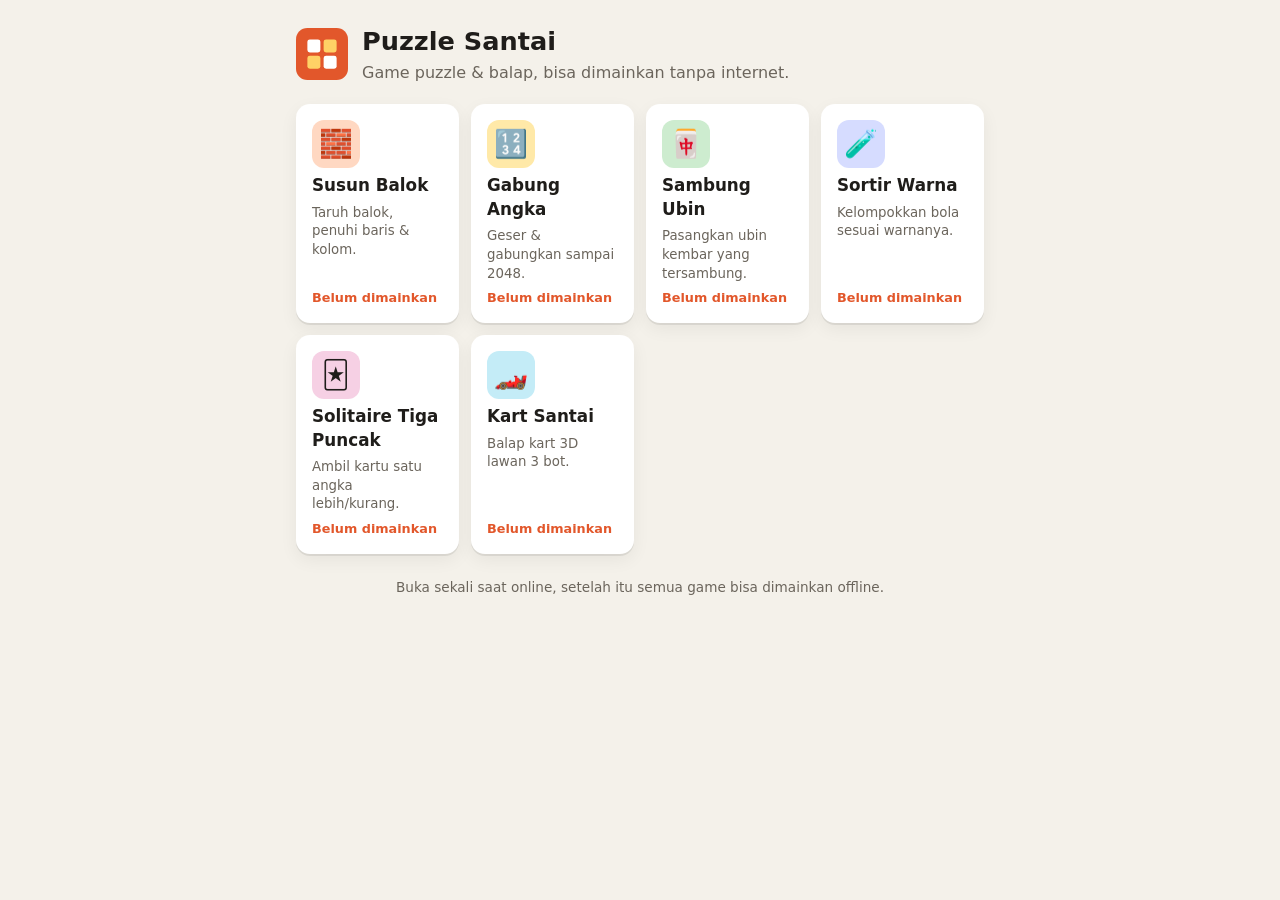
<file: index.html>
<!doctype html>
<html lang="id">
<head>
<meta charset="utf-8">
<meta name="viewport" content="width=device-width,initial-scale=1,viewport-fit=cover">
<title>Puzzle Santai</title>
<meta name="description" content="5 game puzzle gratis yang bisa dimainkan tanpa internet.">
<meta name="theme-color" content="#e2572b">
<link rel="manifest" href="manifest.webmanifest">
<link rel="icon" href="icon.svg">
<link rel="apple-touch-icon" href="icon.svg">
<link rel="stylesheet" href="style.css">
<style>
  .home { max-width: 720px; margin: 0 auto; padding: calc(env(safe-area-inset-top) + 24px) 16px 32px; }
  .home header { display: flex; align-items: center; gap: 14px; margin-bottom: 20px; }
  .home header img { width: 52px; height: 52px; }
  .home h1 { margin: 0; font-size: 1.6rem; }
  .home header p { margin: 2px 0 0; color: var(--muted); }
  .list { display: grid; grid-template-columns: repeat(auto-fill, minmax(150px, 1fr)); gap: 12px; padding: 0; margin: 0; list-style: none; }
  .list a {
    display: flex; flex-direction: column; gap: 6px; height: 100%;
    padding: 16px; border-radius: var(--radius); background: var(--surface);
    box-shadow: var(--shadow); text-decoration: none;
  }
  .list a:active { transform: translateY(1px); }
  .list a:focus-visible { outline: 3px solid var(--accent); outline-offset: 2px; }
  .ico { display: grid; place-items: center; width: 48px; height: 48px; border-radius: 12px; font-size: 1.7rem; }
  .list b { font-size: 1.05rem; }
  .list small { color: var(--muted); }
  .best { margin-top: auto; font-size: .8rem; color: var(--accent); font-weight: 600; }
  .note { margin-top: 24px; color: var(--muted); font-size: .85rem; text-align: center; }
</style>
</head>
<body>
<main class="home">
  <header>
    <img src="icon.svg" alt="">
    <div>
      <h1>Puzzle Santai</h1>
      <p>Game puzzle & balap, bisa dimainkan tanpa internet.</p>
    </div>
  </header>
  <ul class="list" id="list"></ul>
  <p class="note" id="note">Buka sekali saat online, setelah itu semua game bisa dimainkan offline.</p>
</main>
<script type="module">
  import { getBest, registerSW } from './app.js';
  registerSW();

  const GAMES = [
    { key: 'balok', name: 'Susun Balok', desc: 'Taruh balok, penuhi baris & kolom.', icon: '🧱', bg: '#ffd8c2', unit: 'poin' },
    { key: 'angka', name: 'Gabung Angka', desc: 'Geser & gabungkan sampai 2048.', icon: '🔢', bg: '#ffe9a8', unit: 'poin' },
    { key: 'ubin', name: 'Sambung Ubin', desc: 'Pasangkan ubin kembar yang tersambung.', icon: '🀄', bg: '#cdeccf', unit: 'poin' },
    { key: 'warna', name: 'Sortir Warna', desc: 'Kelompokkan bola sesuai warnanya.', icon: '🧪', bg: '#d6dcff', unit: 'level' },
    { key: 'solitaire', name: 'Solitaire Tiga Puncak', desc: 'Ambil kartu satu angka lebih/kurang.', icon: '🃏', bg: '#f6d0e4', unit: 'poin' },
    { key: 'kart', name: 'Kart Santai', desc: 'Balap kart 3D lawan 3 bot.', icon: '🏎️', bg: '#c4ecf7', unit: 'kali juara' },
  ];

  const list = document.getElementById('list');
  for (const g of GAMES) {
    const best = getBest(g.key);
    const li = document.createElement('li');
    li.innerHTML = `
      <a href="games/${g.key}.html">
        <span class="ico" style="background:${g.bg}" aria-hidden="true">${g.icon}</span>
        <b>${g.name}</b>
        <small>${g.desc}</small>
        <span class="best">${best ? `Terbaik: ${best.toLocaleString('id-ID')} ${g.unit}` : 'Belum dimainkan'}</span>
      </a>`;
    list.append(li);
  }
  if (!navigator.onLine) document.getElementById('note').textContent = 'Kamu sedang offline — game tetap bisa dimainkan.';
</script>
</body>
</html>
</file>
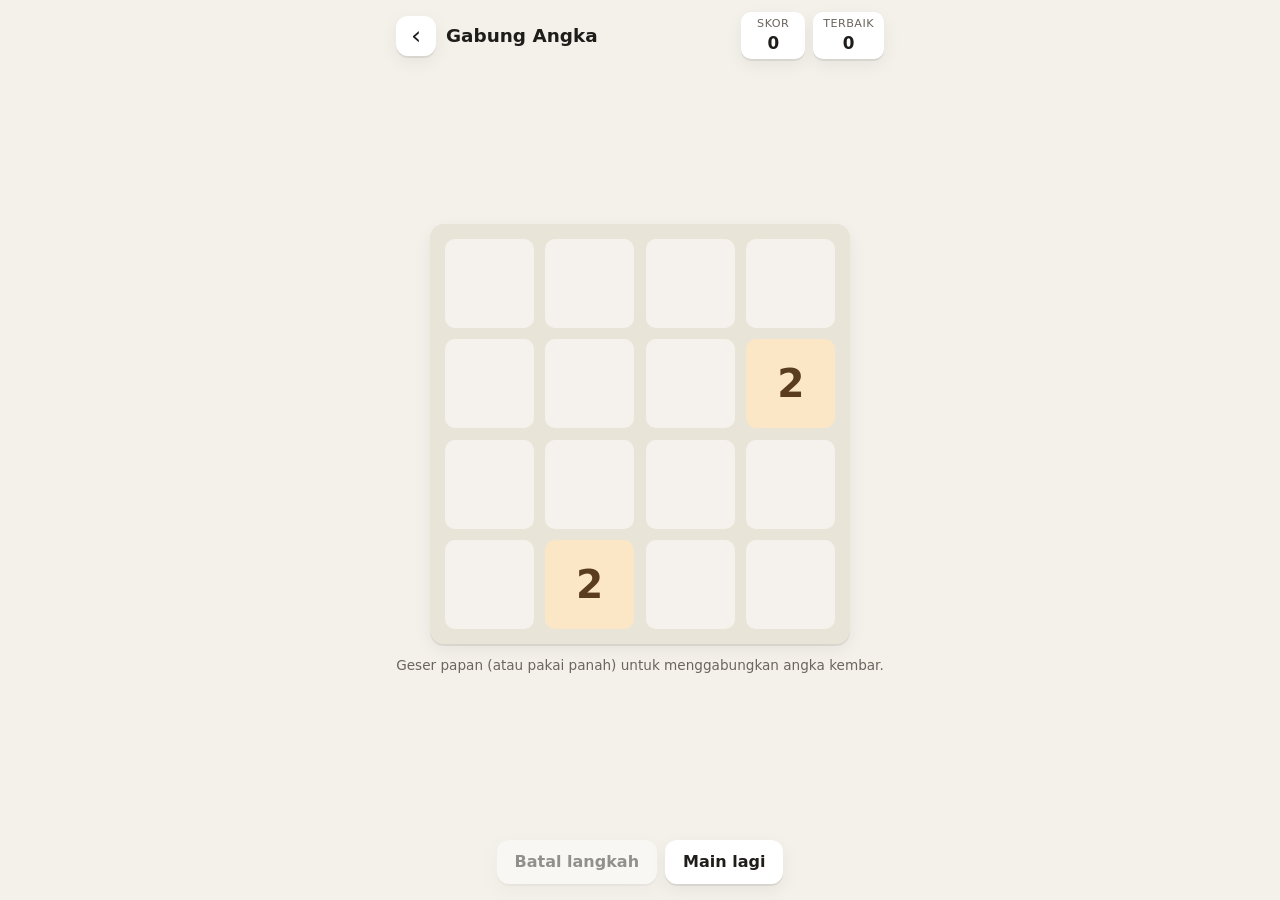
<file: games/angka.html>
<!doctype html><html lang="id"><head><meta charset="utf-8">
<meta name="viewport" content="width=device-width,initial-scale=1,viewport-fit=cover">
<title>Gabung Angka · Puzzle Santai</title>
<meta name="theme-color" content="#e2572b">
<link rel="manifest" href="../manifest.webmanifest"><link rel="icon" href="../icon.svg">
<link rel="stylesheet" href="../style.css">
<style>
  .board {
    width: min(100%, 420px);
    aspect-ratio: 1;
    display: grid;
    grid-template-columns: repeat(4, 1fr);
    grid-template-rows: repeat(4, 1fr);
    gap: 3%;
    padding: 3%;
    border-radius: var(--radius);
    background: var(--surface-2);
    box-shadow: var(--shadow);
    touch-action: none;
    container-type: inline-size;
    cursor: grab;
  }
  .cell {
    display: grid;
    place-items: center;
    border-radius: 10px;
    background: var(--surface);
    opacity: .55;
    font-weight: 800;
    font-size: 10cqi;
    line-height: 1;
    font-variant-numeric: tabular-nums;
  }
  .cell[data-v] { opacity: 1; background: var(--tile); color: var(--ink, #fff); }
  .cell[data-d="3"] { font-size: 8cqi; }
  .cell[data-d="4"] { font-size: 6.2cqi; }
  .cell[data-d="5"] { font-size: 5cqi; }
  .cell[data-v="2"]    { --tile: #fbe7c6; --ink: #5a3d1e; }
  .cell[data-v="4"]    { --tile: #f6cf8f; --ink: #5a3d1e; }
  .cell[data-v="8"]    { --tile: #f2a160; }
  .cell[data-v="16"]   { --tile: #e9784a; }
  .cell[data-v="32"]   { --tile: #d9534a; }
  .cell[data-v="64"]   { --tile: #c03a60; }
  .cell[data-v="128"]  { --tile: #8b45ad; }
  .cell[data-v="256"]  { --tile: #5a5cc6; }
  .cell[data-v="512"]  { --tile: #2b7fbf; }
  .cell[data-v="1024"] { --tile: #17958d; }
  .cell[data-v="2048"] { --tile: #2a9d55; box-shadow: 0 0 0 3px #f6cf8f inset; }
  .cell[data-v="big"]  { --tile: #2b2733; box-shadow: 0 0 0 3px var(--accent) inset; }
  .cell.pop { animation: pop 140ms ease-out; }
  .cell.pulse { animation: pulse 120ms ease-out; }
  @keyframes pop { from { transform: scale(.3); opacity: 0; } to { transform: scale(1); opacity: 1; } }
  @keyframes pulse { 50% { transform: scale(1.12); } }
  .hint { margin: 0; color: var(--muted); font-size: .85rem; text-align: center; }
  .over-actions { display: flex; gap: 8px; justify-content: center; flex-wrap: wrap; }
</style></head>
<body class="game">
<header class="topbar"><a class="back" href="../index.html" aria-label="Kembali ke daftar game">‹</a><h1>Gabung Angka</h1>
<div class="stats"><span>Skor <b id="score">0</b></span><span>Terbaik <b id="best">0</b></span></div></header>
<main class="stage">
  <div class="board" id="board" role="grid" aria-label="Papan angka 4 kali 4"></div>
  <p class="hint">Geser papan (atau pakai panah) untuk menggabungkan angka kembar.</p>
</main>
<div class="toolbar"><button class="btn" id="undo">Batal langkah</button><button class="btn" id="restart">Main lagi</button></div>
<dialog class="overlay" id="over"><h2 id="over-title"></h2><p id="over-text"></p>
  <div class="over-actions"><button class="btn" id="keep-going">Lanjut main</button><button class="btn primary" id="again">Main lagi</button></div>
</dialog>
<script type="module">
import { SIZE, emptyBoard, move, addRandomTile, canMove, hasWon } from '../logic/angka.js';
import { getBest, saveBest, registerSW } from '../app.js';
registerSW();

const KEY = 'angka';
const STATE_KEY = 'angka:state';
const SWIPE_MIN = 24;
const KEYS = {
  ArrowLeft: 'left', ArrowRight: 'right', ArrowUp: 'up', ArrowDown: 'down',
  a: 'left', d: 'right', w: 'up', s: 'down',
};

const $ = (id) => document.getElementById(id);
const boardEl = $('board');
const scoreEl = $('score');
const bestEl = $('best');
const undoBtn = $('undo');
const dialog = $('over');

const cells = Array.from({ length: SIZE * SIZE }, () => {
  const el = document.createElement('div');
  el.className = 'cell';
  el.setAttribute('role', 'gridcell');
  boardEl.append(el);
  return el;
});

let state;

function newGame() {
  const board = addRandomTile(addRandomTile(emptyBoard()));
  return { board, score: 0, prev: null, wonShown: false };
}

function isValidBoard(b) {
  return Array.isArray(b) && b.length === SIZE &&
    b.every((r) => Array.isArray(r) && r.length === SIZE && r.every((v) => Number.isInteger(v) && v >= 0));
}

function loadState() {
  try {
    const s = JSON.parse(localStorage.getItem(STATE_KEY));
    if (s && isValidBoard(s.board) && Number.isFinite(s.score)) {
      const prev = s.prev && isValidBoard(s.prev.board) ? s.prev : null;
      return { board: s.board, score: s.score, prev, wonShown: !!s.wonShown };
    }
  } catch {
    // corrupt or blocked storage: start fresh
  }
  return null;
}

function saveState() {
  try { localStorage.setItem(STATE_KEY, JSON.stringify(state)); } catch { /* storage blocked */ }
}

function clearState() {
  try { localStorage.removeItem(STATE_KEY); } catch { /* storage blocked */ }
}

function animate(el, cls) {
  el.classList.remove('pop', 'pulse');
  void el.offsetWidth; // restart the animation
  el.classList.add(cls);
}

function render(fx = {}) {
  state.board.flat().forEach((v, i) => {
    const el = cells[i];
    el.textContent = v || '';
    if (v) {
      el.dataset.v = v > 2048 ? 'big' : v;
      el.dataset.d = Math.min(String(v).length, 5);
      el.setAttribute('aria-label', String(v));
    } else {
      delete el.dataset.v;
      delete el.dataset.d;
      el.setAttribute('aria-label', 'kosong');
    }
    if (i === fx.spawn) animate(el, 'pop');
    else if (fx.merged?.has(i)) animate(el, 'pulse');
  });
  scoreEl.textContent = state.score;
  bestEl.textContent = saveBest(KEY, state.score);
  undoBtn.disabled = !state.prev;
}

function countOf(board, v) {
  return board.flat().filter((x) => x === v).length;
}

// shortcut: guesses merged cells from value counts, may pulse an extra same-valued tile; fine for a cosmetic effect.
function mergedCells(before, after) {
  const set = new Set();
  after.flat().forEach((v, i) => {
    if (v && v !== before.flat()[i] && countOf(after, v) > countOf(before, v)) set.add(i);
  });
  return set;
}

function spawnedCell(before, after) {
  return after.flat().findIndex((v, i) => v !== before.flat()[i]);
}

function showDialog(title, text, canContinue) {
  $('over-title').textContent = title;
  $('over-text').textContent = text;
  $('keep-going').hidden = !canContinue;
  if (!dialog.open) dialog.showModal();
}

function play(dir) {
  if (dialog.open) return;
  const res = move(state.board, dir);
  if (!res.moved) return;
  const board = addRandomTile(res.board);
  state = {
    board,
    score: state.score + res.gained,
    prev: { board: state.board, score: state.score },
    wonShown: state.wonShown,
  };
  render({ merged: mergedCells(state.prev.board, res.board), spawn: spawnedCell(res.board, board) });
  afterMove();
}

function afterMove() {
  if (!canMove(state.board)) {
    clearState();
    showDialog('Tidak bisa geser lagi', `Skor kamu ${state.score}. Coba lagi?`, false);
    return;
  }
  if (!state.wonShown && hasWon(state.board)) {
    state = { ...state, wonShown: true };
    showDialog('Kamu sampai 2048!', 'Keren! Mau lanjut cari angka lebih besar?', true);
  }
  saveState();
}

function undo() {
  if (!state.prev) return;
  state = { ...state, board: state.prev.board, score: state.prev.score, prev: null };
  saveState();
  render();
}

function restart() {
  if (dialog.open) dialog.close();
  state = newGame();
  saveState();
  render();
}

document.addEventListener('keydown', (e) => {
  const dir = KEYS[e.key.length === 1 ? e.key.toLowerCase() : e.key];
  if (!dir || e.ctrlKey || e.metaKey || e.altKey) return;
  e.preventDefault();
  play(dir);
});

let start = null;
boardEl.addEventListener('pointerdown', (e) => {
  start = { x: e.clientX, y: e.clientY };
  boardEl.setPointerCapture(e.pointerId);
});
boardEl.addEventListener('pointerup', (e) => {
  if (!start) return;
  const dx = e.clientX - start.x;
  const dy = e.clientY - start.y;
  start = null;
  if (Math.max(Math.abs(dx), Math.abs(dy)) < SWIPE_MIN) return;
  if (Math.abs(dx) > Math.abs(dy)) play(dx > 0 ? 'right' : 'left');
  else play(dy > 0 ? 'down' : 'up');
});
boardEl.addEventListener('pointercancel', () => { start = null; });

undoBtn.addEventListener('click', undo);
$('restart').addEventListener('click', restart);
$('again').addEventListener('click', restart);
$('keep-going').addEventListener('click', () => dialog.close());

state = loadState() || newGame();
render();
saveState();
</script></body></html>
</file>
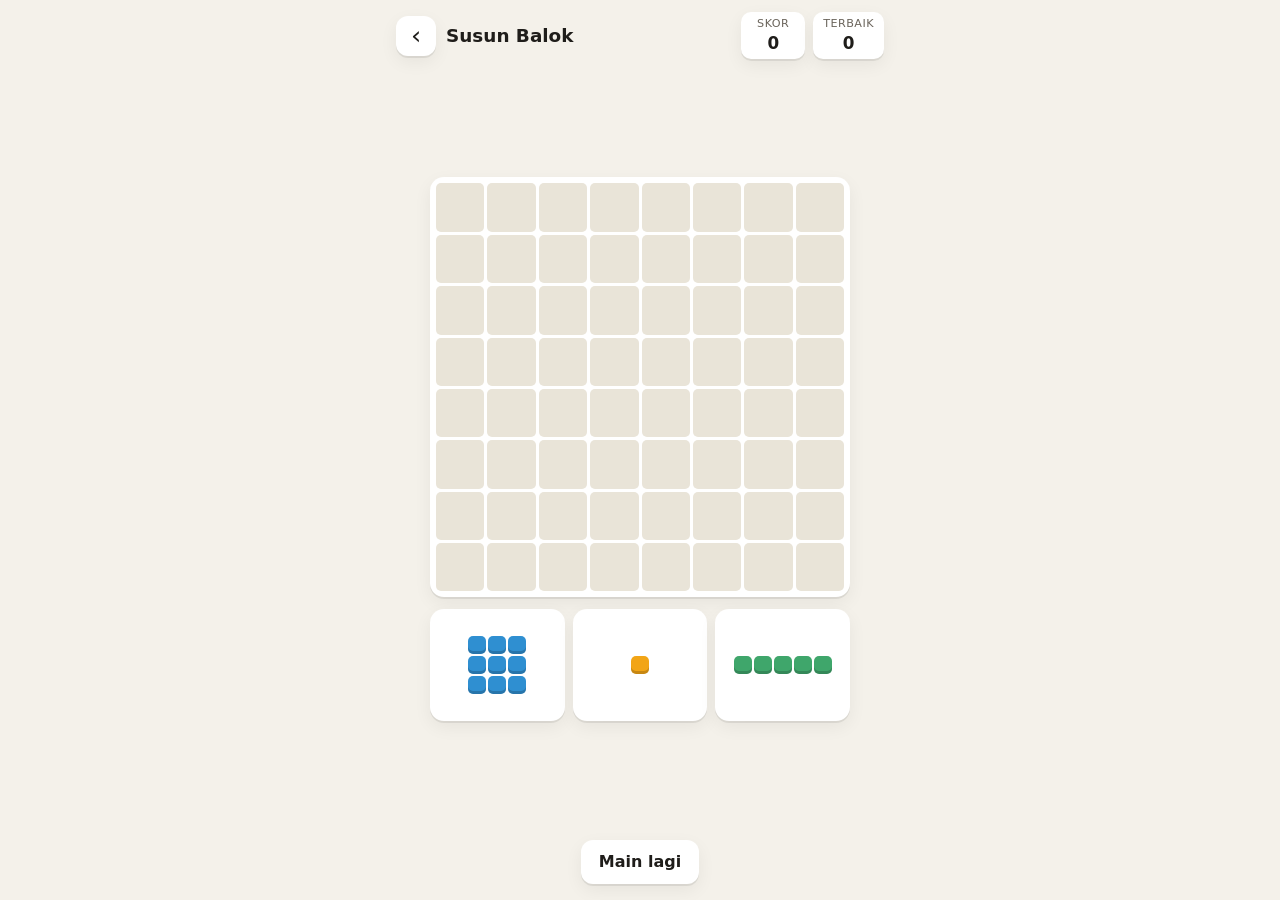
<file: games/balok.html>
<!doctype html><html lang="id"><head><meta charset="utf-8">
<meta name="viewport" content="width=device-width,initial-scale=1,viewport-fit=cover">
<title>Susun Balok · Puzzle Santai</title>
<meta name="theme-color" content="#e2572b">
<link rel="manifest" href="../manifest.webmanifest"><link rel="icon" href="../icon.svg">
<link rel="stylesheet" href="../style.css">
<style>
  :root {
    --b1: #e2572b; --b2: #f2a516; --b3: #3fa66b; --b4: #2f8fd1; --b5: #8a5cd6; --b6: #d94f8c;
    --cell-gap: 3px;
  }
  @media (prefers-color-scheme: dark) {
    :root { --b1: #ff7a4d; --b2: #ffc145; --b3: #5cc98a; --b4: #5aaef0; --b5: #a985ef; --b6: #f074aa; }
  }
  .board {
    width: min(100%, 420px);
    aspect-ratio: 1;
    display: grid;
    grid-template-columns: repeat(8, 1fr);
    grid-template-rows: repeat(8, 1fr);
    gap: var(--cell-gap);
    padding: 6px;
    border-radius: var(--radius);
    background: var(--surface);
    box-shadow: var(--shadow);
    touch-action: none;
  }
  .cell { border-radius: 5px; background: var(--surface-2); }
  .blk { border-radius: 5px; box-shadow: inset 0 -3px 0 rgba(0, 0, 0, .18); }
  [data-c="1"] { background: var(--b1); } [data-c="2"] { background: var(--b2); }
  [data-c="3"] { background: var(--b3); } [data-c="4"] { background: var(--b4); }
  [data-c="5"] { background: var(--b5); } [data-c="6"] { background: var(--b6); }
  .cell.ghost { background: color-mix(in srgb, #3fa66b 45%, var(--surface-2)); }
  .cell.hint { filter: brightness(1.25); outline: 2px solid #3fa66b; outline-offset: -2px; }
  .cell.pop { animation: pop .22s ease-out; }
  @keyframes pop {
    0% { background: var(--accent); transform: scale(1); }
    100% { background: var(--surface-2); transform: scale(.4); }
  }
  .tray {
    width: min(100%, 420px);
    display: grid;
    grid-template-columns: repeat(3, 1fr);
    gap: 8px;
    touch-action: none;
  }
  .slot {
    height: 112px;
    display: grid;
    place-items: center;
    border-radius: var(--radius);
    background: var(--surface);
    box-shadow: var(--shadow);
    cursor: grab;
    touch-action: none;
  }
  .slot.dim .piece { opacity: .3; }
  .slot.lifted .piece { visibility: hidden; }
  .piece { display: grid; }
  .float {
    position: fixed;
    z-index: 10;
    pointer-events: none;
    filter: drop-shadow(0 8px 12px rgba(0, 0, 0, .3));
  }
  .float.back { transition: left .18s ease-in, top .18s ease-in, opacity .18s; opacity: .6; }
</style></head>
<body class="game">
<header class="topbar"><a class="back" href="../index.html" aria-label="Kembali ke daftar game">‹</a><h1>Susun Balok</h1>
<div class="stats"><span>Skor <b id="score">0</b></span><span>Terbaik <b id="best">0</b></span></div></header>
<main class="stage">
  <div class="board" id="board" aria-label="Papan 8 kali 8"></div>
  <div class="tray" id="tray" aria-label="Balok yang bisa dipakai"></div>
</main>
<div class="toolbar"><button class="btn" id="restart">Main lagi</button></div>
<dialog class="overlay" id="over"><h2>Tidak ada tempat lagi</h2><p id="final">Skor kamu 0</p><button class="btn primary" id="again">Main lagi</button></dialog>
<script type="module">
import { SIZE, emptyBoard, canPlace, place, randomPieces, anyFits, fitsAnywhere, previewClears } from '../logic/balok.js';
import { getBest, saveBest, registerSW } from '../app.js';
registerSW();

const KEY = 'balok';
const TOUCH_LIFT = 70; // px the dragged piece floats above the finger
const TRAY_CELL = 18;
const TRAY_GAP = 2;
const POP_MS = 230;
const BACK_MS = 200;

const $ = (id) => document.getElementById(id);
const boardEl = $('board');
const trayEl = $('tray');
const scoreEl = $('score');
const bestEl = $('best');
const overDlg = $('over');

const cells = [];
for (let r = 0; r < SIZE; r++) {
  for (let c = 0; c < SIZE; c++) {
    const el = document.createElement('div');
    el.className = 'cell';
    boardEl.append(el);
    cells.push(el);
  }
}
const cellAt = (r, c) => cells[r * SIZE + c];

const slots = [0, 1, 2].map((i) => {
  const el = document.createElement('div');
  el.className = 'slot';
  el.dataset.i = i;
  trayEl.append(el);
  return el;
});

let state;
let drag = null;

function newGame() {
  if (drag) { drag.el.remove(); drag = null; clearPreview(); }
  state = { board: emptyBoard(), tray: randomPieces(), score: 0, over: false };
  bestEl.textContent = getBest(KEY);
  render();
}

function pieceEl(shape, color, size, gap) {
  const rows = Math.max(...shape.map(([r]) => r)) + 1;
  const cols = Math.max(...shape.map(([, c]) => c)) + 1;
  const el = document.createElement('div');
  el.className = 'piece';
  el.style.gridTemplateRows = `repeat(${rows}, ${size}px)`;
  el.style.gridTemplateColumns = `repeat(${cols}, ${size}px)`;
  el.style.gap = `${gap}px`;
  for (const [r, c] of shape) {
    const b = document.createElement('div');
    b.className = 'blk';
    b.dataset.c = color;
    b.style.gridRow = r + 1;
    b.style.gridColumn = c + 1;
    el.append(b);
  }
  return el;
}

function render() {
  state.board.forEach((line, r) => line.forEach((v, c) => {
    const el = cellAt(r, c);
    if (v) el.dataset.c = v; else delete el.dataset.c;
  }));
  slots.forEach((slot, i) => {
    const p = state.tray[i];
    slot.replaceChildren();
    slot.classList.remove('lifted', 'dim');
    if (!p) return;
    slot.append(pieceEl(p.shape, p.color, TRAY_CELL, TRAY_GAP));
    slot.classList.toggle('dim', !fitsAnywhere(state.board, p.shape));
  });
  scoreEl.textContent = state.score;
}

// Board geometry measured from real cells, so CSS padding/gap never drift out of sync.
function grid() {
  const a = cells[0].getBoundingClientRect();
  const b = cells[1].getBoundingClientRect();
  return { x: a.left, y: a.top, size: a.width, pitch: b.left - a.left };
}

function clearPreview() {
  for (const el of cells) el.classList.remove('ghost', 'hint');
}

function showPreview(shape, r, c) {
  clearPreview();
  if (!canPlace(state.board, shape, r, c)) return false;
  for (const [dr, dc] of shape) cellAt(r + dr, c + dc).classList.add('ghost');
  markLines(previewClears(state.board, shape, r, c), 'hint');
  return true;
}

function markLines({ rows, cols }, cls) {
  for (const r of rows) for (let c = 0; c < SIZE; c++) cellAt(r, c).classList.add(cls);
  for (const c of cols) for (let r = 0; r < SIZE; r++) cellAt(r, c).classList.add(cls);
}

function onDown(e) {
  const i = Number(e.currentTarget.dataset.i);
  const piece = state.tray[i];
  if (drag || state.over || !piece) return;
  const g = grid();
  const el = pieceEl(piece.shape, piece.color, g.size, g.pitch - g.size);
  el.classList.add('float');
  document.body.append(el);
  const rect = el.getBoundingClientRect();
  const lift = e.pointerType === 'mouse' ? -rect.height / 2 : TOUCH_LIFT;
  drag = { i, piece, el, g, w: rect.width, h: rect.height, lift, r: -1, c: -1, ok: false, slot: e.currentTarget };
  drag.slot.setPointerCapture(e.pointerId);
  drag.slot.classList.add('lifted');
  moveTo(e.clientX, e.clientY);
}

function moveTo(x, y) {
  const left = x - drag.w / 2;
  const top = y - drag.h - drag.lift;
  drag.el.style.left = `${left}px`;
  drag.el.style.top = `${top}px`;
  drag.r = Math.round((top - drag.g.y) / drag.g.pitch);
  drag.c = Math.round((left - drag.g.x) / drag.g.pitch);
  drag.ok = showPreview(drag.piece.shape, drag.r, drag.c);
}

function onMove(e) {
  if (drag) moveTo(e.clientX, e.clientY);
}

function onUp() {
  if (!drag) return;
  const d = drag;
  drag = null;
  clearPreview();
  if (d.ok && state.tray[d.i] === d.piece) {
    d.el.remove();
    commit(d.i, d.r, d.c);
  } else {
    flyBack(d);
  }
}

function flyBack(d) {
  const target = d.slot.getBoundingClientRect();
  d.el.classList.add('back');
  d.el.style.left = `${target.left + (target.width - d.w) / 2}px`;
  d.el.style.top = `${target.top + (target.height - d.h) / 2}px`;
  setTimeout(() => {
    d.el.remove();
    d.slot.classList.remove('lifted');
  }, BACK_MS);
}

function commit(i, r, c) {
  const { shape, color } = state.tray[i];
  const lines = previewClears(state.board, shape, r, c);
  const res = place(state.board, shape, r, c, color);
  const tray = state.tray.map((p, k) => (k === i ? null : p));
  state = { ...state, board: res.board, tray: tray.some(Boolean) ? tray : randomPieces(), score: state.score + res.points };
  bestEl.textContent = saveBest(KEY, state.score);
  render();
  if (res.cleared) popLines(lines);
  checkOver();
}

function popLines(lines) {
  markLines(lines, 'pop');
  setTimeout(() => { for (const el of cells) el.classList.remove('pop'); }, POP_MS);
}

function checkOver() {
  const left = state.tray.filter(Boolean).map((p) => p.shape);
  if (anyFits(state.board, left)) return;
  state = { ...state, over: true };
  $('final').textContent = `Skor kamu ${state.score}. Coba lagi?`;
  overDlg.showModal();
}

for (const slot of slots) {
  slot.addEventListener('pointerdown', onDown);
  slot.addEventListener('pointermove', onMove);
  slot.addEventListener('pointerup', onUp);
  slot.addEventListener('pointercancel', onUp);
}
$('restart').addEventListener('click', newGame);
$('again').addEventListener('click', () => overDlg.close());
overDlg.addEventListener('close', newGame);

newGame();
</script></body></html>
</file>
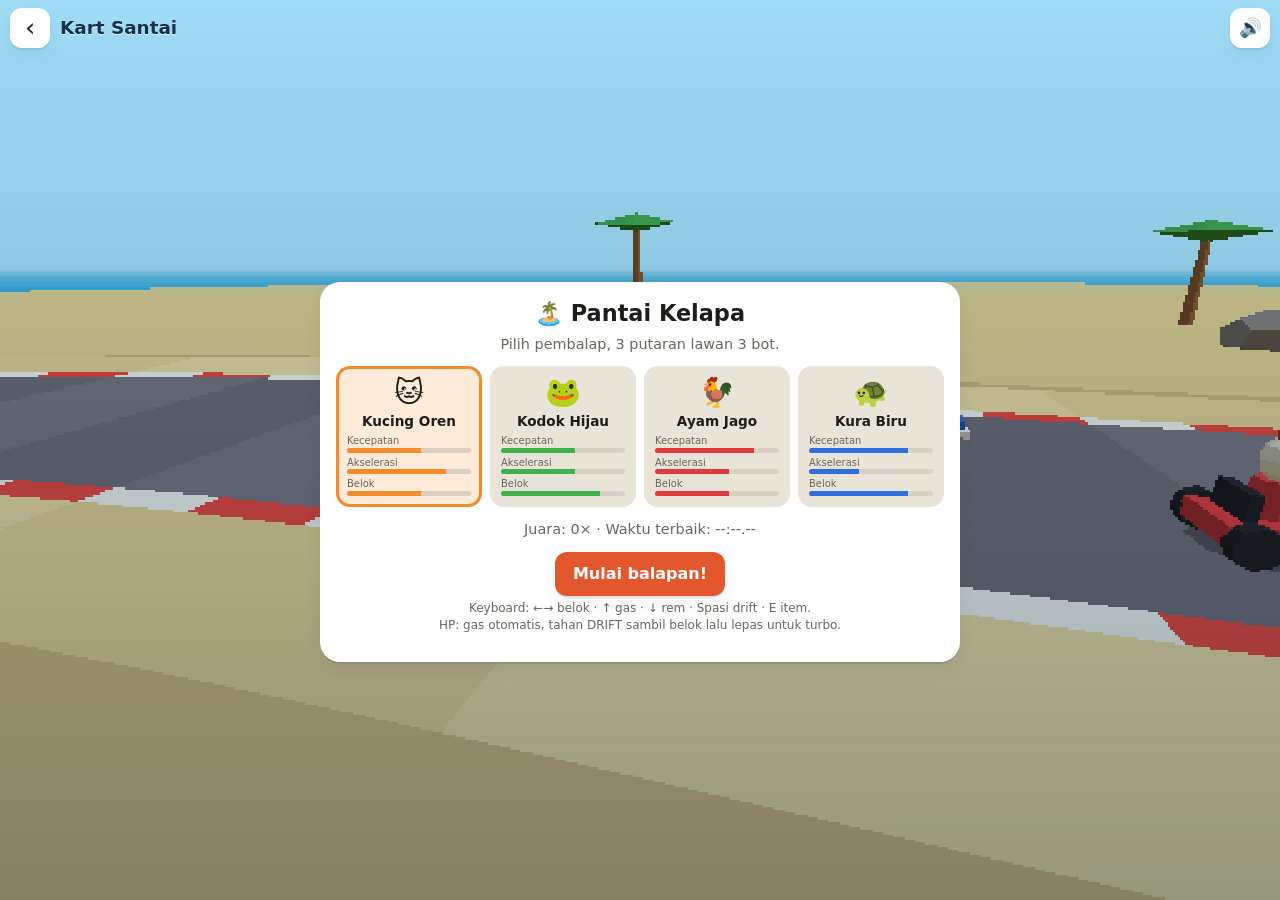
<file: games/kart.html>
<!doctype html><html lang="id"><head><meta charset="utf-8">
<meta name="viewport" content="width=device-width,initial-scale=1,viewport-fit=cover,user-scalable=no">
<title>Kart Santai · Puzzle Santai</title>
<meta name="theme-color" content="#e2572b">
<link rel="manifest" href="../manifest.webmanifest"><link rel="icon" href="../icon.svg">
<link rel="stylesheet" href="../style.css">
<style>
  body.kart {
    position: fixed; inset: 0; max-width: none; margin: 0; padding: 0;
    overflow: hidden; touch-action: none; overscroll-behavior: none;
    background: #9fdcf5; -webkit-touch-callout: none;
  }
  #view { position: fixed; inset: 0; width: 100%; height: 100%; display: block; image-rendering: pixelated; image-rendering: crisp-edges; }
  .kbar {
    position: fixed; z-index: 5; top: 0; left: 0; right: 0;
    padding: calc(env(safe-area-inset-top) + 8px) calc(env(safe-area-inset-right) + 10px) 0 calc(env(safe-area-inset-left) + 10px);
    pointer-events: none;
  }
  .kbar > * { pointer-events: auto; }
  .kbar h1 { color: #17324a; text-shadow: 0 1px 0 rgba(255,255,255,.7); }
  .kbar .stats span { min-width: 58px; }
  .icon-btn { width: 40px; height: 40px; min-height: 40px; padding: 0; font-size: 1.15rem; }
  body:not(.racing) .race-only, body.racing .menu-only { display: none; }

  .outline { color: #fff; text-shadow: -2px -2px 0 #1b1b2b, 2px -2px 0 #1b1b2b, -2px 2px 0 #1b1b2b, 2px 2px 0 #1b1b2b, 0 3px 6px rgba(0,0,0,.4); font-weight: 900; }
  #hud { position: fixed; inset: 0; z-index: 4; pointer-events: none; }
  #pos { position: absolute; left: calc(env(safe-area-inset-left) + 14px); top: calc(env(safe-area-inset-top) + 58px); font-size: 2.6rem; line-height: 1; }
  .itembox {
    position: absolute; left: 50%; top: calc(env(safe-area-inset-top) + 58px); translate: -50% 0;
    width: 56px; height: 56px; display: grid; place-items: center; font-size: 2rem;
    border-radius: 14px; background: rgba(255,255,255,.35); border: 3px solid rgba(255,255,255,.85);
  }
  .speed { position: absolute; left: 50%; top: calc(env(safe-area-inset-top) + 120px); translate: -50% 0; width: 90px; height: 7px; border-radius: 4px; background: rgba(0,0,0,.3); overflow: hidden; }
  #speedFill { display: block; height: 100%; background: linear-gradient(90deg, #ffd23f, #ff8a1f, #e8453c); transform-origin: left; transform: scaleX(0); }
  .center-msg { position: absolute; left: 0; right: 0; text-align: center; }
  #countdown { top: 32%; font-size: 5rem; }
  #countdown.pop { animation: pop .5s ease-out; }
  @keyframes pop { from { transform: scale(1.8); opacity: .3; } to { transform: none; opacity: 1; } }
  #banner { top: 24%; font-size: 1.7rem; padding: 0 16px; }
  #wrongWay { top: 42%; font-size: 1.6rem; color: #ffd0cc; }
  .hint-portrait { position: absolute; left: 50%; translate: -50% 0; white-space: nowrap; top: calc(env(safe-area-inset-top) + 136px); font-size: .75rem; padding: 4px 8px; border-radius: 8px; background: rgba(0,0,0,.4); color: #fff; display: none; }
  @media (orientation: portrait) { .hint-portrait { display: block; } }

  #controls { display: none; position: absolute; inset: auto 0 0 0; height: 0; }
  @media (pointer: coarse), (hover: none) { #controls { display: block; } }
  .tbtn {
    position: absolute; bottom: calc(env(safe-area-inset-bottom) + var(--b, 18px));
    display: grid; place-items: center; width: var(--s, 76px); height: var(--s, 76px);
    border: 3px solid rgba(255,255,255,.8); border-radius: 50%; background: rgba(20,24,40,.32);
    color: #fff; font: 800 1.5rem/1 system-ui, sans-serif; pointer-events: auto;
    touch-action: none; user-select: none; -webkit-user-select: none; -webkit-touch-callout: none;
  }
  .tbtn small { font-size: .7rem; letter-spacing: .04em; }
  .tbtn.on { background: rgba(255,255,255,.45); transform: scale(.94); }
  .tbtn[data-ctl="left"] { left: calc(env(safe-area-inset-left) + 14px); }
  .tbtn[data-ctl="right"] { left: calc(env(safe-area-inset-left) + 102px); }
  .tbtn[data-ctl="drift"] { right: calc(env(safe-area-inset-right) + 14px); --s: 88px; background: rgba(226,87,43,.5); }
  .tbtn[data-ctl="item"] { right: calc(env(safe-area-inset-right) + 112px); --s: 64px; --b: 70px; }
  .tbtn[data-ctl="brake"] { right: calc(env(safe-area-inset-right) + 116px); --s: 52px; --b: 10px; }

  #menu {
    position: fixed; inset: 0; z-index: 3; overflow-y: auto; touch-action: pan-y;
    display: flex; align-items: center; justify-content: center;
    padding: calc(env(safe-area-inset-top) + 60px) 16px calc(env(safe-area-inset-bottom) + 16px);
    background: linear-gradient(rgba(159,220,245,0) 0%, rgba(20,40,60,.35) 100%);
  }
  #menu[hidden] { display: none; }
  .panel { width: min(640px, 100%); padding: 16px; border-radius: 20px; background: var(--surface); box-shadow: var(--shadow); text-align: center; }
  .panel h2 { margin: 0; font-size: 1.4rem; }
  .panel p { margin: 4px 0 12px; color: var(--muted); font-size: .9rem; }
  .racers { display: grid; grid-template-columns: repeat(4, 1fr); gap: 8px; margin-bottom: 12px; }
  @media (max-width: 480px) { .racers { grid-template-columns: repeat(2, 1fr); } }
  .racer {
    appearance: none; font: inherit; color: inherit; cursor: pointer;
    display: flex; flex-direction: column; align-items: stretch; gap: 3px; padding: 8px;
    border-radius: 14px; border: 3px solid transparent; background: var(--surface-2); text-align: left;
  }
  .racer.sel { border-color: var(--kc); background: color-mix(in srgb, var(--kc) 18%, var(--surface)); }
  .racer:focus-visible { outline: 3px solid var(--accent); outline-offset: 2px; }
  .racer .face { font-size: 1.8rem; text-align: center; line-height: 1.1; }
  .racer b { font-size: .85rem; text-align: center; }
  .stat small { display: block; font-size: .62rem; color: var(--muted); }
  .stat i { display: block; height: 5px; border-radius: 3px; background: var(--line); position: relative; overflow: hidden; }
  .stat i::after { content: ""; position: absolute; inset: 0; width: calc(var(--v) * 100%); background: var(--kc); }
  .keys { font-size: .75rem !important; }

  dialog.overlay table { width: 100%; border-collapse: collapse; margin: 0 0 14px; font-size: .9rem; text-align: left; }
  dialog.overlay td { padding: 5px 4px; border-bottom: 1px solid var(--line); }
  dialog.overlay td:first-child { width: 1.5em; font-weight: 800; }
  dialog.overlay td:last-child { text-align: right; font-variant-numeric: tabular-nums; }
  dialog.overlay tr.me { color: var(--accent); font-weight: 700; }
  .row-btns { display: flex; gap: 8px; justify-content: center; flex-wrap: wrap; }
  #results { width: min(380px, calc(100vw - 32px)); max-height: calc(100dvh - 24px); overflow-y: auto; }
</style></head>
<body class="game kart">
<canvas id="view"></canvas>

<header class="topbar kbar">
  <a class="back" href="../index.html" aria-label="Kembali ke daftar game">‹</a>
  <h1 class="menu-only">Kart Santai</h1>
  <div class="stats race-only" style="flex:1"><span>Putaran <b id="lap">1/3</b></span><span>Waktu <b id="time">0:00.00</b></span></div>
  <button class="btn icon-btn" id="muteBtn" type="button" aria-label="Matikan suara">🔊</button>
  <button class="btn icon-btn race-only" id="pauseBtn" type="button" aria-label="Jeda">⏸</button>
</header>

<div id="hud" hidden>
  <div id="pos" class="outline">4/4</div>
  <div class="itembox" aria-label="Item"><span id="item"></span></div>
  <div class="speed" aria-hidden="true"><i id="speedFill"></i></div>
  <div class="hint-portrait">Lebih enak dimainkan miring 📱↔️</div>
  <div id="countdown" class="center-msg outline" hidden></div>
  <div id="banner" class="center-msg outline" hidden></div>
  <div id="wrongWay" class="center-msg outline" hidden>Arah salah! ↩️</div>
  <div id="controls">
    <button class="tbtn" data-ctl="left" type="button" aria-label="Belok kiri">◀</button>
    <button class="tbtn" data-ctl="right" type="button" aria-label="Belok kanan">▶</button>
    <button class="tbtn" data-ctl="drift" type="button"><small>DRIFT</small></button>
    <button class="tbtn" data-ctl="item" type="button"><small>ITEM</small></button>
    <button class="tbtn" data-ctl="brake" type="button"><small>REM</small></button>
  </div>
</div>

<section id="menu">
  <div class="panel">
    <h2>🏝️ Pantai Kelapa</h2>
    <p>Pilih pembalap, 3 putaran lawan 3 bot.</p>
    <div class="racers" id="racers"></div>
    <p id="menuBest"></p>
    <button class="btn primary" id="startBtn" type="button">Mulai balapan!</button>
    <p class="keys">Keyboard: ←→ belok · ↑ gas · ↓ rem · Spasi drift · E item.<br>HP: gas otomatis, tahan DRIFT sambil belok lalu lepas untuk turbo.</p>
  </div>
</section>

<dialog class="overlay" id="results">
  <h2 id="resTitle">Selesai!</h2>
  <p id="resInfo"></p>
  <table><tbody id="resTable"></tbody></table>
  <div class="row-btns"><button class="btn primary" id="againBtn" type="button">Main lagi</button><button class="btn" id="changeBtn" type="button">Ganti pembalap</button></div>
</dialog>

<dialog class="overlay" id="pause">
  <h2>Jeda</h2>
  <p>Balapan dihentikan sebentar.</p>
  <div class="row-btns"><button class="btn primary" id="resumeBtn" type="button">Lanjut</button><button class="btn" id="quitBtn" type="button">Keluar</button></div>
</dialog>

<script type="module" src="../kart/main.js"></script>
</body></html>
</file>
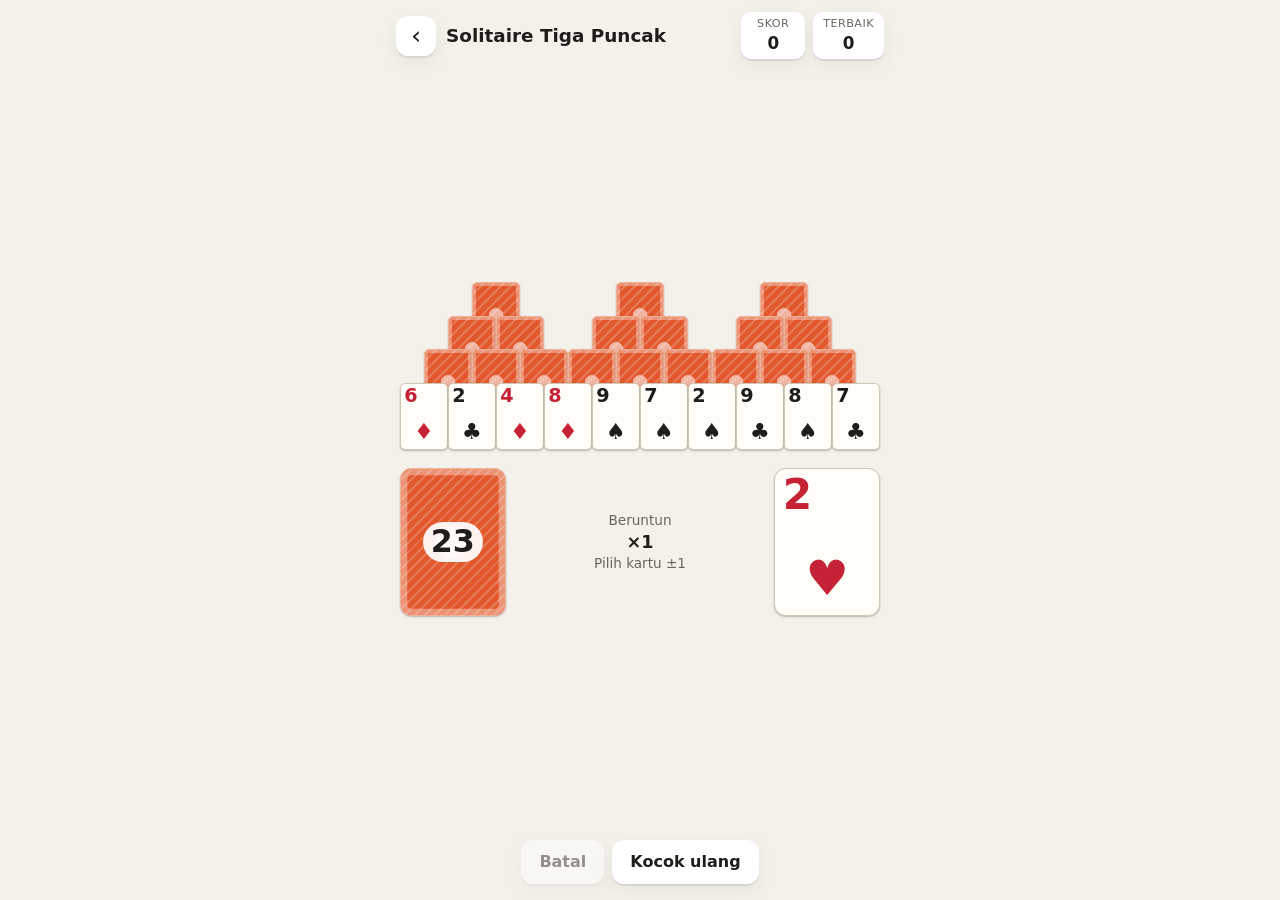
<file: games/solitaire.html>
<!doctype html><html lang="id"><head><meta charset="utf-8">
<meta name="viewport" content="width=device-width,initial-scale=1,viewport-fit=cover">
<title>Solitaire Tiga Puncak · Puzzle Santai</title>
<meta name="theme-color" content="#e2572b">
<link rel="manifest" href="../manifest.webmanifest"><link rel="icon" href="../icon.svg">
<link rel="stylesheet" href="../style.css">
<style>
  .stage { touch-action: manipulation; }
  .table { width: 100%; max-width: 480px; container-type: inline-size; display: flex; flex-direction: column; gap: 18px; }
  .tableau { position: relative; width: 100%; aspect-ratio: 100 / 35; }
  .card {
    --u: 1cqw;
    position: absolute; width: 10%; height: 40%; padding: 0;
    border: 1px solid #cfc6b4; border-radius: calc(var(--u) * 1.1);
    background: #fffdf8; color: #1f1d1a;
    box-shadow: 0 1px 2px rgba(0, 0, 0, .25);
    font: inherit; font-weight: 700; line-height: 1;
    display: flex; flex-direction: column; align-items: flex-start; justify-content: space-between;
    cursor: pointer; touch-action: manipulation; transition: transform .15s, box-shadow .15s;
  }
  .card .r { font-size: calc(var(--u) * 4); padding: calc(var(--u) * .5) 0 0 calc(var(--u) * .7); }
  .card .s { font-size: calc(var(--u) * 4.6); align-self: center; padding-bottom: calc(var(--u) * 1.2); }
  .card.red { color: #c52235; }
  .card.back {
    cursor: default; border-color: rgba(255, 255, 255, .5);
    background:
      radial-gradient(circle at 50% 50%, rgba(255, 255, 255, .55) 0 18%, transparent 19%),
      repeating-linear-gradient(135deg, rgba(255, 255, 255, .2) 0 2px, transparent 2px 7px),
      #e2572b;
    box-shadow: inset 0 0 0 calc(var(--u) * .6) rgba(255, 255, 255, .35), 0 1px 2px rgba(0, 0, 0, .25);
  }
  .card.play { transform: translateY(-6%); box-shadow: 0 0 0 2px var(--accent), 0 4px 10px rgba(0, 0, 0, .25); }
  .card:focus-visible { outline: 3px solid var(--accent); outline-offset: 1px; }
  .piles { display: flex; align-items: center; justify-content: space-between; }
  .card.big { --u: 2.2cqw; position: relative; width: 22cqw; height: auto; aspect-ratio: 5 / 7; z-index: 5; transform-origin: 0 0; }
  #stock:not(:disabled) { cursor: pointer; }
  #waste { cursor: default; }
  .card.big.empty { background: transparent; border: 2px dashed var(--line); box-shadow: none; color: var(--muted); align-items: center; justify-content: center; font-size: .85rem; }
  #stock .n {
    align-self: center; margin: auto; padding: 4px 8px; border-radius: 999px;
    background: rgba(255, 255, 255, .92); color: #1f1d1a; font-size: calc(var(--u) * 3);
  }
  .info { text-align: center; color: var(--muted); font-size: .85rem; }
  .info b { display: block; color: var(--text); font-size: 1.1rem; }
</style></head>
<body class="game">
<header class="topbar"><a class="back" href="../index.html" aria-label="Kembali ke daftar game">‹</a><h1>Solitaire Tiga Puncak</h1>
<div class="stats"><span>Skor <b id="score">0</b></span><span>Terbaik <b id="best">0</b></span></div></header>
<main class="stage">
  <div class="table">
    <div class="tableau" id="tableau"></div>
    <div class="piles">
      <button class="card big back" id="stock"></button>
      <div class="info">Beruntun<b id="streak">×1</b>Pilih kartu ±1</div>
      <div class="card big" id="waste" aria-live="polite"></div>
    </div>
  </div>
</main>
<div class="toolbar"><button class="btn" id="undo">Batal</button><button class="btn" id="restart">Kocok ulang</button></div>
<dialog class="overlay" id="over"><h2 id="overTitle">Menang!</h2><p id="overText"></p><button class="btn primary" id="again">Main lagi</button></dialog>
<script type="module">
import { makeDeck, deal, LAYOUT, isFree, canPlay, playCard, draw, isWon, isStuck } from '../logic/solitaire.js';
import { getBest, saveBest, registerSW } from '../app.js';
registerSW();

const KEY = 'solitaire';
const RANKS = ['', 'A', '2', '3', '4', '5', '6', '7', '8', '9', '10', 'J', 'Q', 'K'];
const SUITS = ['♠', '♥', '♦', '♣'];
const SUIT_NAMES = ['sekop', 'hati', 'wajik', 'keriting'];
const FLY_MS = 240;
const $ = (id) => document.getElementById(id);
const els = {
  tableau: $('tableau'), stock: $('stock'), waste: $('waste'), score: $('score'), best: $('best'),
  streak: $('streak'), undo: $('undo'), over: $('over'), overTitle: $('overTitle'), overText: $('overText'),
};
const reducedMotion = matchMedia('(prefers-reduced-motion: reduce)');

let state;
let history = [];

const label = (card) => `${RANKS[card.rank]} ${SUIT_NAMES[card.suit]}`;

function paintFace(el, card) {
  el.classList.toggle('red', card.suit === 1 || card.suit === 2);
  el.innerHTML = `<span class="r">${RANKS[card.rank]}</span><span class="s">${SUITS[card.suit]}</span>`;
}

function boardButton(card, i) {
  const btn = document.createElement('button');
  const { row, x } = LAYOUT[i];
  btn.className = 'card';
  btn.dataset.i = i;
  btn.style.left = `${x * 10}%`;
  btn.style.top = `${row * 20}%`;
  if (isFree(state, i)) {
    paintFace(btn, card);
    btn.setAttribute('aria-label', label(card));
    btn.classList.toggle('play', canPlay(state, i));
  } else {
    btn.classList.add('back');
    btn.disabled = true;
    btn.setAttribute('aria-label', 'Kartu tertutup');
  }
  return btn;
}

function renderStock() {
  const n = state.stock.length;
  els.stock.disabled = n === 0;
  els.stock.classList.toggle('back', n > 0);
  els.stock.classList.toggle('empty', n === 0);
  els.stock.innerHTML = n > 0 ? `<span class="n">${n}</span>` : 'Kosong';
  els.stock.setAttribute('aria-label', n > 0 ? `Ambil kartu, sisa ${n}` : 'Tumpukan habis');
}

function render() {
  els.tableau.replaceChildren(...state.board.flatMap((card, i) => (card ? [boardButton(card, i)] : [])));
  renderStock();
  const top = state.waste[state.waste.length - 1];
  paintFace(els.waste, top);
  els.waste.setAttribute('aria-label', `Kartu atas: ${label(top)}`);
  els.score.textContent = state.score;
  els.best.textContent = getBest(KEY);
  els.streak.textContent = `×${state.streak}`;
  els.undo.disabled = history.length === 0;
}

// Slides the new waste card from where the tapped card was.
function fly(fromRect) {
  if (!fromRect || reducedMotion.matches) return;
  const to = els.waste.getBoundingClientRect();
  const dx = fromRect.left - to.left;
  const dy = fromRect.top - to.top;
  const scale = fromRect.width / to.width;
  els.waste.animate(
    [{ transform: `translate(${dx}px, ${dy}px) scale(${scale})`, opacity: 0.4 }, { transform: 'none', opacity: 1 }],
    { duration: FLY_MS, easing: 'ease-out' },
  );
}

function shake(el) {
  if (reducedMotion.matches) return;
  el.animate(
    [{ translate: '0 0' }, { translate: '-3px 0' }, { translate: '3px 0' }, { translate: '0 0' }],
    { duration: 180 },
  );
}

function showEnd(title, text) {
  els.best.textContent = saveBest(KEY, state.score);
  els.overTitle.textContent = title;
  els.overText.textContent = text;
  setTimeout(() => { if (!els.over.open) els.over.showModal(); }, FLY_MS + 60);
}

function checkEnd() {
  if (isWon(state)) showEnd('Menang!', `Semua kartu bersih. Skor ${state.score}.`);
  else if (isStuck(state)) showEnd('Tidak ada langkah lagi', `Skor kamu ${state.score}.`);
}

function commit(next, fromEl) {
  const fromRect = fromEl.getBoundingClientRect();
  history.push(state);
  state = next;
  render();
  fly(fromRect);
  checkEnd();
}

function newGame() {
  history = [];
  state = deal(makeDeck());
  render();
}

els.tableau.addEventListener('click', (e) => {
  const btn = e.target.closest('button.card');
  if (!btn || btn.disabled) return;
  const next = playCard(state, Number(btn.dataset.i));
  if (next) commit(next, btn);
  else shake(btn);
});

els.stock.addEventListener('click', () => {
  const next = draw(state);
  if (next) commit(next, els.stock);
});

els.undo.addEventListener('click', () => {
  if (history.length === 0) return;
  state = history.pop();
  render();
});

$('restart').addEventListener('click', newGame);
$('again').addEventListener('click', () => {
  els.over.close();
  newGame();
});

newGame();
</script></body></html>
</file>
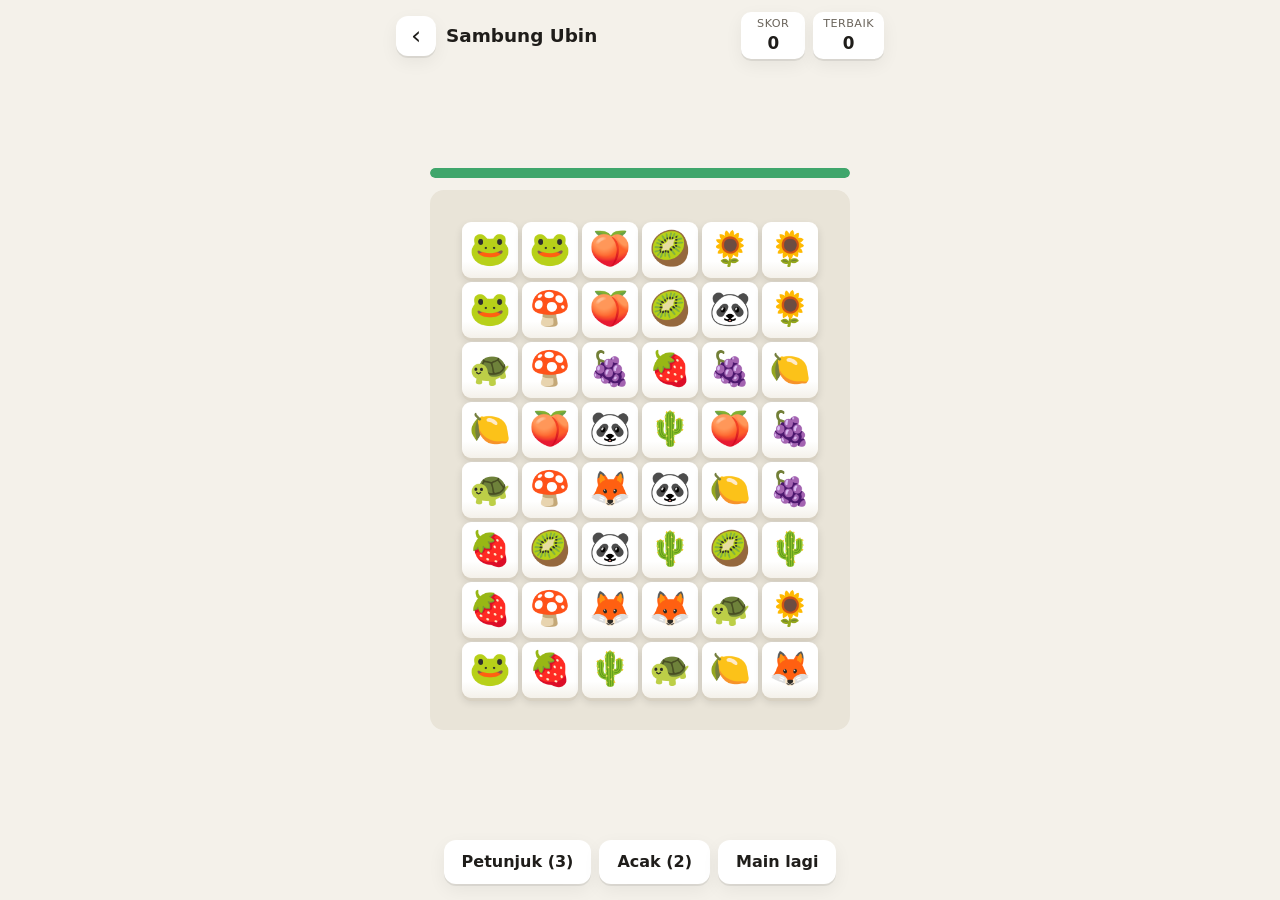
<file: games/ubin.html>
<!doctype html><html lang="id"><head><meta charset="utf-8">
<meta name="viewport" content="width=device-width,initial-scale=1,viewport-fit=cover">
<title>Sambung Ubin · Puzzle Santai</title>
<meta name="theme-color" content="#e2572b">
<link rel="manifest" href="../manifest.webmanifest"><link rel="icon" href="../icon.svg">
<link rel="stylesheet" href="../style.css">
<style>
  .timebar { width: min(100%, 420px); height: 10px; border-radius: 99px; background: var(--surface-2); overflow: hidden; }
  .timebar i { display: block; height: 100%; width: 100%; background: #3fa66b; border-radius: inherit; transition: width .9s linear, background .3s; }
  .timebar.low i { background: var(--accent); }
  .board-wrap {
    position: relative;
    width: min(100%, 420px, calc((100dvh - 250px) * 7 / 9));
    aspect-ratio: 7 / 9;
    border-radius: var(--radius);
    background: var(--surface-2);
    container-type: inline-size;
    touch-action: manipulation;
  }
  /* half-tile ring around the grid so border paths stay visible: 1/14 of width, 1/18 of height */
  .grid { position: absolute; inset: calc(100% / 18) calc(100% / 14); display: grid; grid-template-columns: repeat(6, 1fr); grid-template-rows: repeat(8, 1fr); }
  .tile {
    appearance: none; border: 0; margin: 2px; padding: 0 0 3px;
    display: grid; place-items: center;
    border-radius: 9px;
    background: linear-gradient(180deg, var(--surface), var(--surface) 70%, var(--bg));
    box-shadow: 0 3px 0 var(--line), 0 4px 8px rgba(0, 0, 0, .12);
    font: calc(100cqw / 7 * .56)/1 "Apple Color Emoji", "Segoe UI Emoji", "Noto Color Emoji", sans-serif;
    color: var(--text);
    cursor: pointer;
    transition: transform .12s, box-shadow .12s, opacity .2s;
    touch-action: manipulation;
  }
  .tile:active { transform: translateY(2px); box-shadow: 0 1px 0 var(--line); }
  .tile.sel { outline: 3px solid var(--accent); outline-offset: -1px; transform: translateY(-2px); }
  .tile.hint { animation: glow .8s ease-in-out infinite alternate; }
  .tile.empty { visibility: hidden; pointer-events: none; }
  .tile.shake { animation: shake .3s; }
  .tile:focus-visible { outline: 3px solid var(--accent); }
  @keyframes glow { to { box-shadow: 0 3px 0 var(--line), 0 0 0 4px var(--accent); } }
  @keyframes shake { 25% { transform: translateX(-4px); } 75% { transform: translateX(4px); } }
  .line { position: absolute; inset: 0; width: 100%; height: 100%; pointer-events: none; }
  .line polyline { fill: none; stroke: var(--accent); stroke-width: .12; stroke-linecap: round; stroke-linejoin: round; }
  .toast {
    position: absolute; left: 50%; top: 45%; transform: translate(-50%, -50%);
    padding: 8px 16px; border-radius: 99px; background: var(--text); color: var(--bg);
    font-weight: 700; pointer-events: none; opacity: 0; transition: opacity .25s; white-space: nowrap;
  }
  .toast.show { opacity: .92; }
</style></head>
<body class="game">
<header class="topbar"><a class="back" href="../index.html" aria-label="Kembali ke daftar game">‹</a><h1>Sambung Ubin</h1>
<div class="stats"><span>Skor <b id="score">0</b></span><span>Terbaik <b id="best">0</b></span></div></header>
<main class="stage">
  <div class="timebar" id="timebar" role="progressbar" aria-label="Sisa waktu" aria-valuemin="0" aria-valuemax="180"><i></i></div>
  <div class="board-wrap">
    <div class="grid" id="grid"></div>
    <svg class="line" id="line" viewBox="0 0 7 9" aria-hidden="true"></svg>
    <div class="toast" id="toast" role="status"></div>
  </div>
</main>
<div class="toolbar"><button class="btn" id="hint">Petunjuk</button><button class="btn" id="shuffle">Acak</button><button class="btn" id="restart">Main lagi</button></div>
<dialog class="overlay" id="over"><h2 id="overTitle">Waktu habis</h2><p id="overText"></p><button class="btn primary" id="again">Main lagi</button></dialog>
<script type="module">
import { makeBoard, findPath, findAnyPair, shuffle, removePair, isCleared } from '../logic/ubin.js';
import { getBest, saveBest, registerSW } from '../app.js';
registerSW();

const ROWS = 8, COLS = 6;
const SYMBOLS = ['🍓', '🍋', '🍇', '🥝', '🍑', '🐸', '🐼', '🦊', '🐢', '🌵', '🌻', '🍄'];
const ROUND_SECONDS = 180, COMBO_MS = 3000, COMBO_STEP = 5, COMBO_CAP = 25;
const PAIR_POINTS = 10, HINT_COST = 5, MAX_HINTS = 3, MAX_SHUFFLES = 2;
const LINE_MS = 250, SHUFFLE_TRIES = 100;

const $ = (id) => document.getElementById(id);
const gridEl = $('grid'), lineEl = $('line'), toastEl = $('toast'), timebar = $('timebar');
const scoreEl = $('score'), bestEl = $('best'), hintBtn = $('hint'), shuffleBtn = $('shuffle'), overDlg = $('over');

let s; // round state
let tiles = []; // tiles[r][c] -> button
let timerId = 0, toastId = 0;

function newGame() {
  clearInterval(timerId);
  s = { board: makeBoard(ROWS, COLS, SYMBOLS.length), sel: null, hint: null, score: 0, combo: 0,
    lastPairAt: 0, timeLeft: ROUND_SECONDS, hints: MAX_HINTS, shuffles: MAX_SHUFFLES, busy: false, over: false };
  bestEl.textContent = getBest('ubin');
  lineEl.replaceChildren();
  buildGrid();
  paint();
  timerId = setInterval(tick, 1000);
}

function buildGrid() {
  gridEl.replaceChildren();
  tiles = s.board.map((row, r) => row.map((_, c) => {
    const b = document.createElement('button');
    b.className = 'tile';
    b.dataset.r = r;
    b.dataset.c = c;
    gridEl.append(b);
    return b;
  }));
}

const same = (a, b) => a && b && a.r === b.r && a.c === b.c;
const isHint = (p) => s.hint && (same(s.hint[0], p) || same(s.hint[1], p));

function paint() {
  s.board.forEach((row, r) => row.forEach((v, c) => {
    const el = tiles[r][c], p = { r, c };
    el.textContent = v === null ? '' : SYMBOLS[v];
    el.classList.toggle('empty', v === null);
    el.classList.toggle('sel', same(s.sel, p));
    el.classList.toggle('hint', v !== null && isHint(p));
    el.setAttribute('aria-label', v === null ? 'kosong' : SYMBOLS[v]);
    el.setAttribute('aria-pressed', same(s.sel, p) ? 'true' : 'false');
  }));
  scoreEl.textContent = s.score;
  hintBtn.textContent = `Petunjuk (${s.hints})`;
  hintBtn.disabled = s.hints === 0 || s.over;
  shuffleBtn.textContent = `Acak (${s.shuffles})`;
  shuffleBtn.disabled = s.shuffles === 0 || s.over;
  paintTime();
}

function paintTime() {
  timebar.firstElementChild.style.width = (s.timeLeft / ROUND_SECONDS) * 100 + '%';
  timebar.classList.toggle('low', s.timeLeft <= 30);
  timebar.setAttribute('aria-valuenow', s.timeLeft);
}

function tick() {
  if (document.hidden || s.over) return;
  s.timeLeft = Math.max(0, s.timeLeft - 1);
  paintTime();
  if (s.timeLeft === 0 && !s.busy) finish(false);
}

function toast(text) {
  toastEl.textContent = text;
  toastEl.classList.add('show');
  clearTimeout(toastId);
  toastId = setTimeout(() => toastEl.classList.remove('show'), 1200);
}

function shake(p) {
  const el = tiles[p.r][p.c];
  el.classList.remove('shake');
  void el.offsetWidth; // restart the animation
  el.classList.add('shake');
}

function onTap(p) {
  if (s.busy || s.over || s.board[p.r][p.c] === null) return;
  if (!s.sel) s.sel = p;
  else if (same(s.sel, p)) s.sel = null;
  else {
    const path = findPath(s.board, s.sel, p);
    if (path) return match(s.sel, p, path);
    if (s.board[s.sel.r][s.sel.c] === s.board[p.r][p.c]) shake(p);
    s.sel = p;
  }
  paint();
}

function drawLine(path) {
  const pl = document.createElementNS('http://www.w3.org/2000/svg', 'polyline');
  pl.setAttribute('points', path.map((pt) => `${pt.c},${pt.r}`).join(' '));
  lineEl.replaceChildren(pl);
}

function addPairScore() {
  const now = Date.now();
  s.combo = s.lastPairAt && now - s.lastPairAt <= COMBO_MS ? s.combo + 1 : 0;
  s.lastPairAt = now;
  s.score += PAIR_POINTS + Math.min(s.combo * COMBO_STEP, COMBO_CAP);
  if (s.combo > 0) toast(`Kombo x${s.combo + 1}!`);
}

function match(a, b, path) {
  s.busy = true;
  s.hint = null;
  drawLine(path);
  addPairScore();
  paint();
  setTimeout(() => {
    s.board = removePair(s.board, a, b);
    s.sel = null;
    s.busy = false;
    lineEl.replaceChildren();
    if (isCleared(s.board)) return finish(true);
    if (s.timeLeft === 0) return finish(false);
    if (!findAnyPair(s.board)) {
      s.board = reshuffle(s.board);
      toast('Diacak otomatis');
    }
    paint();
  }, LINE_MS);
}

function reshuffle(board) {
  let next = board;
  for (let i = 0; i < SHUFFLE_TRIES; i++) {
    next = shuffle(board);
    if (findAnyPair(next)) break;
  }
  return next;
}

function useHint() {
  if (s.busy || s.over || s.hints === 0) return;
  s.hint = findAnyPair(s.board);
  s.hints--;
  s.score = Math.max(0, s.score - HINT_COST);
  paint();
}

function useShuffle() {
  if (s.busy || s.over || s.shuffles === 0) return;
  s.board = reshuffle(s.board);
  s.shuffles--;
  s.sel = null;
  s.hint = null;
  paint();
}

function finish(won) {
  s.over = true;
  clearInterval(timerId);
  const bonus = won ? s.timeLeft * 2 : 0;
  s.score += bonus;
  bestEl.textContent = saveBest('ubin', s.score);
  paint();
  $('overTitle').textContent = won ? 'Bersih semua!' : 'Waktu habis';
  $('overText').textContent = won
    ? `Skor ${s.score} (bonus waktu +${bonus}). Mantap!`
    : `Skor kamu ${s.score}. Coba lagi?`;
  overDlg.showModal();
}

gridEl.addEventListener('click', (e) => {
  const t = e.target.closest('.tile');
  if (t) onTap({ r: Number(t.dataset.r), c: Number(t.dataset.c) });
});
gridEl.addEventListener('animationend', (e) => {
  if (e.animationName === 'shake') e.target.classList.remove('shake');
});
hintBtn.addEventListener('click', useHint);
shuffleBtn.addEventListener('click', useShuffle);
$('restart').addEventListener('click', newGame);
$('again').addEventListener('click', () => overDlg.close());
overDlg.addEventListener('close', newGame);

newGame();
</script></body></html>
</file>
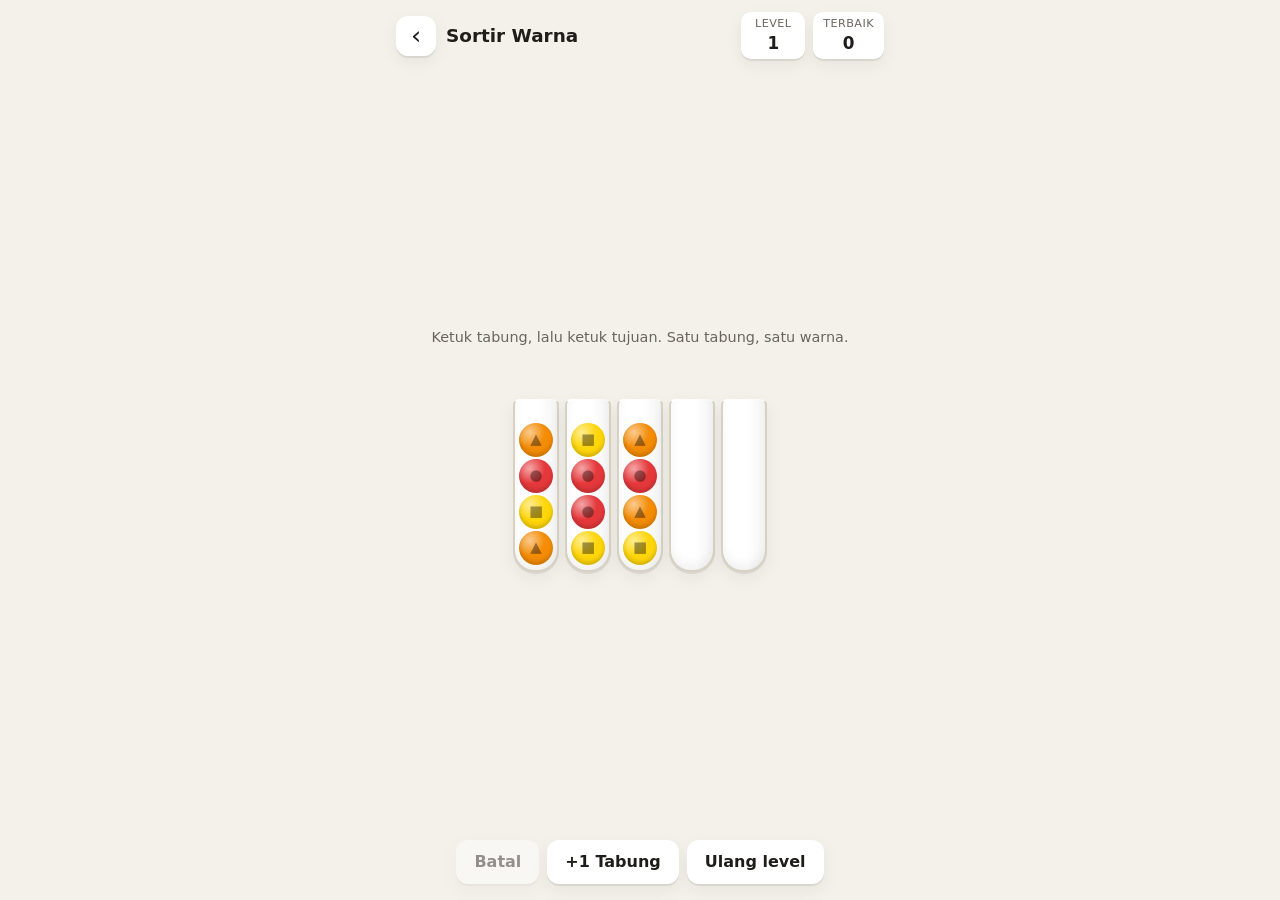
<file: games/warna.html>
<!doctype html><html lang="id"><head><meta charset="utf-8">
<meta name="viewport" content="width=device-width,initial-scale=1,viewport-fit=cover">
<title>Sortir Warna · Puzzle Santai</title>
<meta name="theme-color" content="#e2572b">
<link rel="manifest" href="../manifest.webmanifest"><link rel="icon" href="../icon.svg">
<link rel="stylesheet" href="../style.css">
<style>
  .stage { touch-action: manipulation; }
  .hint { margin: 0; color: var(--muted); font-size: .9rem; text-align: center; }
  .rows { display: flex; flex-direction: column; gap: 18px; width: 100%; align-items: center; }
  .row {
    display: grid;
    grid-template-columns: repeat(var(--per-row), minmax(0, 46px));
    gap: 6px;
    justify-content: center;
    width: 100%;
    padding-top: 40px; /* room for the lifted ball */
  }
  .tube {
    appearance: none;
    position: relative;
    display: flex;
    flex-direction: column-reverse;
    gap: 2px;
    width: 100%;
    aspect-ratio: 1 / 3.75;
    padding: 4px 4px 5px;
    border: 2px solid var(--line);
    border-top-color: transparent;
    border-radius: 6px 6px 22px 22px;
    background: linear-gradient(90deg, rgba(255,255,255,.04), rgba(255,255,255,.35) 30%, rgba(255,255,255,.05) 55%, rgba(0,0,0,.04)), var(--surface);
    box-shadow: var(--shadow), inset 0 -6px 10px rgba(0,0,0,.05);
    cursor: pointer;
    touch-action: manipulation;
    font: inherit;
    color: inherit;
  }
  .tube:focus-visible { outline: 3px solid var(--accent); outline-offset: 2px; }
  .tube.sel { border-color: var(--accent); border-top-color: transparent; }
  .ball {
    position: relative;
    display: grid;
    place-items: center;
    width: 100%;
    aspect-ratio: 1;
    border-radius: 50%;
    background: radial-gradient(circle at 32% 28%, rgba(255,255,255,.55), rgba(255,255,255,0) 45%), var(--c);
    box-shadow: inset 0 -3px 4px rgba(0,0,0,.18);
    color: rgba(0,0,0,.38);
    font-size: clamp(10px, 3.4vw, 15px);
    line-height: 1;
    transition: transform .16s ease-out;
    pointer-events: none;
  }
  .ball.lift { transform: translateY(calc(-1 * (var(--lift) * (100% + 2px) + 75%))); }
  .ball.drop { animation: drop .2s ease-out; }
  @keyframes drop { from { transform: translateY(-60%); opacity: .4; } to { transform: none; opacity: 1; } }
  .tube.shake { animation: shake .3s; }
  @keyframes shake { 25% { translate: -4px 0; } 50% { translate: 4px 0; } 75% { translate: -2px 0; } }
</style></head>
<body class="game">
<header class="topbar"><a class="back" href="../index.html" aria-label="Kembali ke daftar game">‹</a><h1>Sortir Warna</h1>
<div class="stats"><span>Level <b id="score">1</b></span><span>Terbaik <b id="best">0</b></span></div></header>
<main class="stage">
  <p class="hint">Ketuk tabung, lalu ketuk tujuan. Satu tabung, satu warna.</p>
  <div class="rows" id="board"></div>
</main>
<div class="toolbar"><button class="btn" id="undo">Batal</button><button class="btn" id="extra">+1 Tabung</button><button class="btn" id="restart">Ulang level</button></div>
<dialog class="overlay" id="over"><h2 id="overTitle">Level selesai!</h2><p>Semua warna sudah rapi. Lanjut?</p><button class="btn primary" id="next">Level berikutnya</button></dialog>
<script type="module">
import { CAP, makeLevel, canPour, pour, isSolved } from '../logic/warna.js';
import { getBest, saveBest, registerSW } from '../app.js';
registerSW();

const PALETTE = ['#e5383b', '#f48c06', '#ffd60a', '#70c040', '#1fa5a0', '#3a6ee8', '#8e4bd6', '#f06bb3', '#8d5a3b', '#9aa3ad'];
const SYMBOLS = ['●', '▲', '■', '◆', '★', '✚', '♥', '▼', '✖', '◐'];
const LEVEL_KEY = 'warna:level';
const MAX_PER_ROW = 7;

const $ = (id) => document.getElementById(id);
const board = $('board');
const over = $('over');

let level = 1;
let initial = [];
let tubes = [];
let history = [];
let selected = -1;
let extraUsed = false;
let lastMove = null;

function loadLevelNumber() {
  try {
    const saved = Number(localStorage.getItem(LEVEL_KEY));
    if (saved >= 1) return Math.floor(saved);
  } catch { /* storage blocked: fall back to best */ }
  return getBest('warna') + 1;
}

function saveLevelNumber(n) {
  try { localStorage.setItem(LEVEL_KEY, String(n)); } catch { /* storage blocked: resume not possible */ }
}

function startLevel(n) {
  level = n;
  saveLevelNumber(n);
  initial = makeLevel(n);
  resetLevel();
}

function resetLevel() {
  tubes = initial.map((t) => t.slice());
  history = [];
  selected = -1;
  extraUsed = false;
  lastMove = null;
  render();
}

function makeBall(color, idx, tubeIdx, tube) {
  const ball = document.createElement('span');
  ball.className = 'ball';
  ball.style.setProperty('--c', PALETTE[color]);
  ball.textContent = SYMBOLS[color];
  const isTop = idx === tube.length - 1;
  if (tubeIdx === selected && isTop) {
    ball.classList.add('lift');
    ball.style.setProperty('--lift', CAP - tube.length);
  }
  if (lastMove && lastMove.to === tubeIdx && idx >= tube.length - lastMove.count) ball.classList.add('drop');
  return ball;
}

function makeTube(tube, i) {
  const btn = document.createElement('button');
  btn.type = 'button';
  btn.className = 'tube' + (i === selected ? ' sel' : '');
  btn.setAttribute('aria-label', `Tabung ${i + 1}` + (tube.length ? `, ${tube.length} bola` : ', kosong'));
  btn.setAttribute('aria-pressed', String(i === selected));
  btn.dataset.i = i;
  tube.forEach((color, idx) => btn.append(makeBall(color, idx, i, tube)));
  return btn;
}

function render() {
  const perRow = tubes.length <= MAX_PER_ROW - 1 ? tubes.length : Math.ceil(tubes.length / 2);
  board.replaceChildren();
  for (let start = 0; start < tubes.length; start += perRow) {
    const row = document.createElement('div');
    row.className = 'row';
    row.style.setProperty('--per-row', perRow);
    tubes.slice(start, start + perRow).forEach((t, k) => row.append(makeTube(t, start + k)));
    board.append(row);
  }
  $('score').textContent = level;
  $('best').textContent = getBest('warna');
  $('undo').disabled = history.length === 0;
  $('extra').disabled = extraUsed;
}

function shake(i) {
  const el = board.querySelector(`[data-i="${i}"]`);
  if (!el) return;
  el.classList.remove('shake');
  void el.offsetWidth; // restart the animation
  el.classList.add('shake');
}

function tryPour(from, to) {
  if (!canPour(tubes, from, to)) { shake(to); return; }
  const before = tubes[to].length;
  history.push(tubes);
  tubes = pour(tubes, from, to);
  lastMove = { to, count: tubes[to].length - before };
  selected = -1;
  render();
  if (isSolved(tubes)) win();
}

function onTubeTap(i) {
  lastMove = null;
  if (selected === -1) {
    if (tubes[i].length === 0) { shake(i); return; }
    selected = i;
  } else if (selected === i) {
    selected = -1;
  } else {
    tryPour(selected, i);
    return;
  }
  render();
}

function win() {
  $('best').textContent = saveBest('warna', level);
  $('overTitle').textContent = `Level ${level} selesai!`;
  over.showModal();
}

board.addEventListener('click', (e) => {
  const btn = e.target.closest('.tube');
  if (btn) onTubeTap(Number(btn.dataset.i));
});

$('undo').addEventListener('click', () => {
  if (!history.length) return;
  tubes = history.pop();
  selected = -1;
  lastMove = null;
  render();
});

$('extra').addEventListener('click', () => {
  if (extraUsed) return;
  extraUsed = true;
  tubes = [...tubes, []];
  history = history.map((h) => [...h, []]); // keep the extra tube when undoing
  lastMove = null;
  render();
});

$('restart').addEventListener('click', resetLevel);
$('next').addEventListener('click', () => over.close());
over.addEventListener('close', () => startLevel(level + 1));

startLevel(loadLevelNumber());
</script></body></html>
</file>
<file: style.css>
:root {
  --bg: #f4f1ea;
  --surface: #ffffff;
  --surface-2: #e9e4d8;
  --text: #1f1d1a;
  --muted: #6b655c;
  --accent: #e2572b;
  --accent-ink: #ffffff;
  --line: #d8d1c2;
  --radius: 14px;
  --gap: 12px;
  --shadow: 0 2px 0 rgba(0, 0, 0, .08), 0 6px 18px rgba(0, 0, 0, .06);
  color-scheme: light;
}
@media (prefers-color-scheme: dark) {
  :root {
    --bg: #17161a;
    --surface: #24222a;
    --surface-2: #2f2c36;
    --text: #f2efe9;
    --muted: #a39e95;
    --accent: #ff7a4d;
    --accent-ink: #1a0f0a;
    --line: #3a3742;
    --shadow: 0 2px 0 rgba(0, 0, 0, .35), 0 6px 18px rgba(0, 0, 0, .25);
    color-scheme: dark;
  }
}

* { box-sizing: border-box; }
html, body { margin: 0; }
body {
  background: var(--bg);
  color: var(--text);
  font: 16px/1.4 system-ui, -apple-system, "Segoe UI", Roboto, sans-serif;
  min-height: 100dvh;
  -webkit-tap-highlight-color: transparent;
}
a { color: inherit; }

/* ---------- game page shell ---------- */
body.game {
  display: flex;
  flex-direction: column;
  max-width: 520px;
  margin: 0 auto;
  padding: env(safe-area-inset-top) 16px env(safe-area-inset-bottom);
  user-select: none;
  -webkit-user-select: none;
}
.topbar {
  display: flex;
  align-items: center;
  gap: 10px;
  padding: 12px 0;
}
.topbar h1 { font-size: 1.15rem; margin: 0; flex: 1; white-space: nowrap; overflow: hidden; text-overflow: ellipsis; }
.back {
  display: grid;
  place-items: center;
  width: 40px;
  height: 40px;
  border-radius: 12px;
  background: var(--surface);
  box-shadow: var(--shadow);
  text-decoration: none;
  font-size: 1.6rem;
  line-height: 1;
}
.stats { display: flex; gap: 8px; }
.stats span {
  display: flex;
  flex-direction: column;
  align-items: center;
  min-width: 64px;
  padding: 4px 10px;
  border-radius: 10px;
  background: var(--surface);
  box-shadow: var(--shadow);
  font-size: .7rem;
  color: var(--muted);
  text-transform: uppercase;
  letter-spacing: .04em;
}
.stats b { font-size: 1.05rem; color: var(--text); letter-spacing: 0; }
.stage {
  flex: 1;
  display: flex;
  flex-direction: column;
  align-items: center;
  justify-content: center;
  gap: var(--gap);
  padding: 8px 0;
  touch-action: none;
}
.toolbar {
  display: flex;
  gap: 8px;
  justify-content: center;
  flex-wrap: wrap;
  padding: 12px 0 16px;
}

.btn {
  appearance: none;
  border: 0;
  border-radius: 12px;
  padding: 11px 18px;
  min-height: 44px;
  background: var(--surface);
  color: var(--text);
  box-shadow: var(--shadow);
  font: inherit;
  font-weight: 600;
  cursor: pointer;
}
.btn:active { transform: translateY(1px); }
.btn:disabled { opacity: .45; cursor: default; }
.btn.primary { background: var(--accent); color: var(--accent-ink); }
.btn:focus-visible, .back:focus-visible { outline: 3px solid var(--accent); outline-offset: 2px; }

dialog.overlay {
  border: 0;
  border-radius: 20px;
  padding: 24px;
  width: min(320px, calc(100vw - 32px));
  background: var(--surface);
  color: var(--text);
  text-align: center;
  box-shadow: 0 20px 60px rgba(0, 0, 0, .3);
}
dialog.overlay::backdrop { background: rgba(0, 0, 0, .45); }
dialog.overlay h2 { margin: 0 0 6px; }
dialog.overlay p { margin: 0 0 18px; color: var(--muted); }

@media (prefers-reduced-motion: reduce) {
  *, *::before, *::after { animation-duration: 1ms !important; transition-duration: 1ms !important; }
}
</file>
